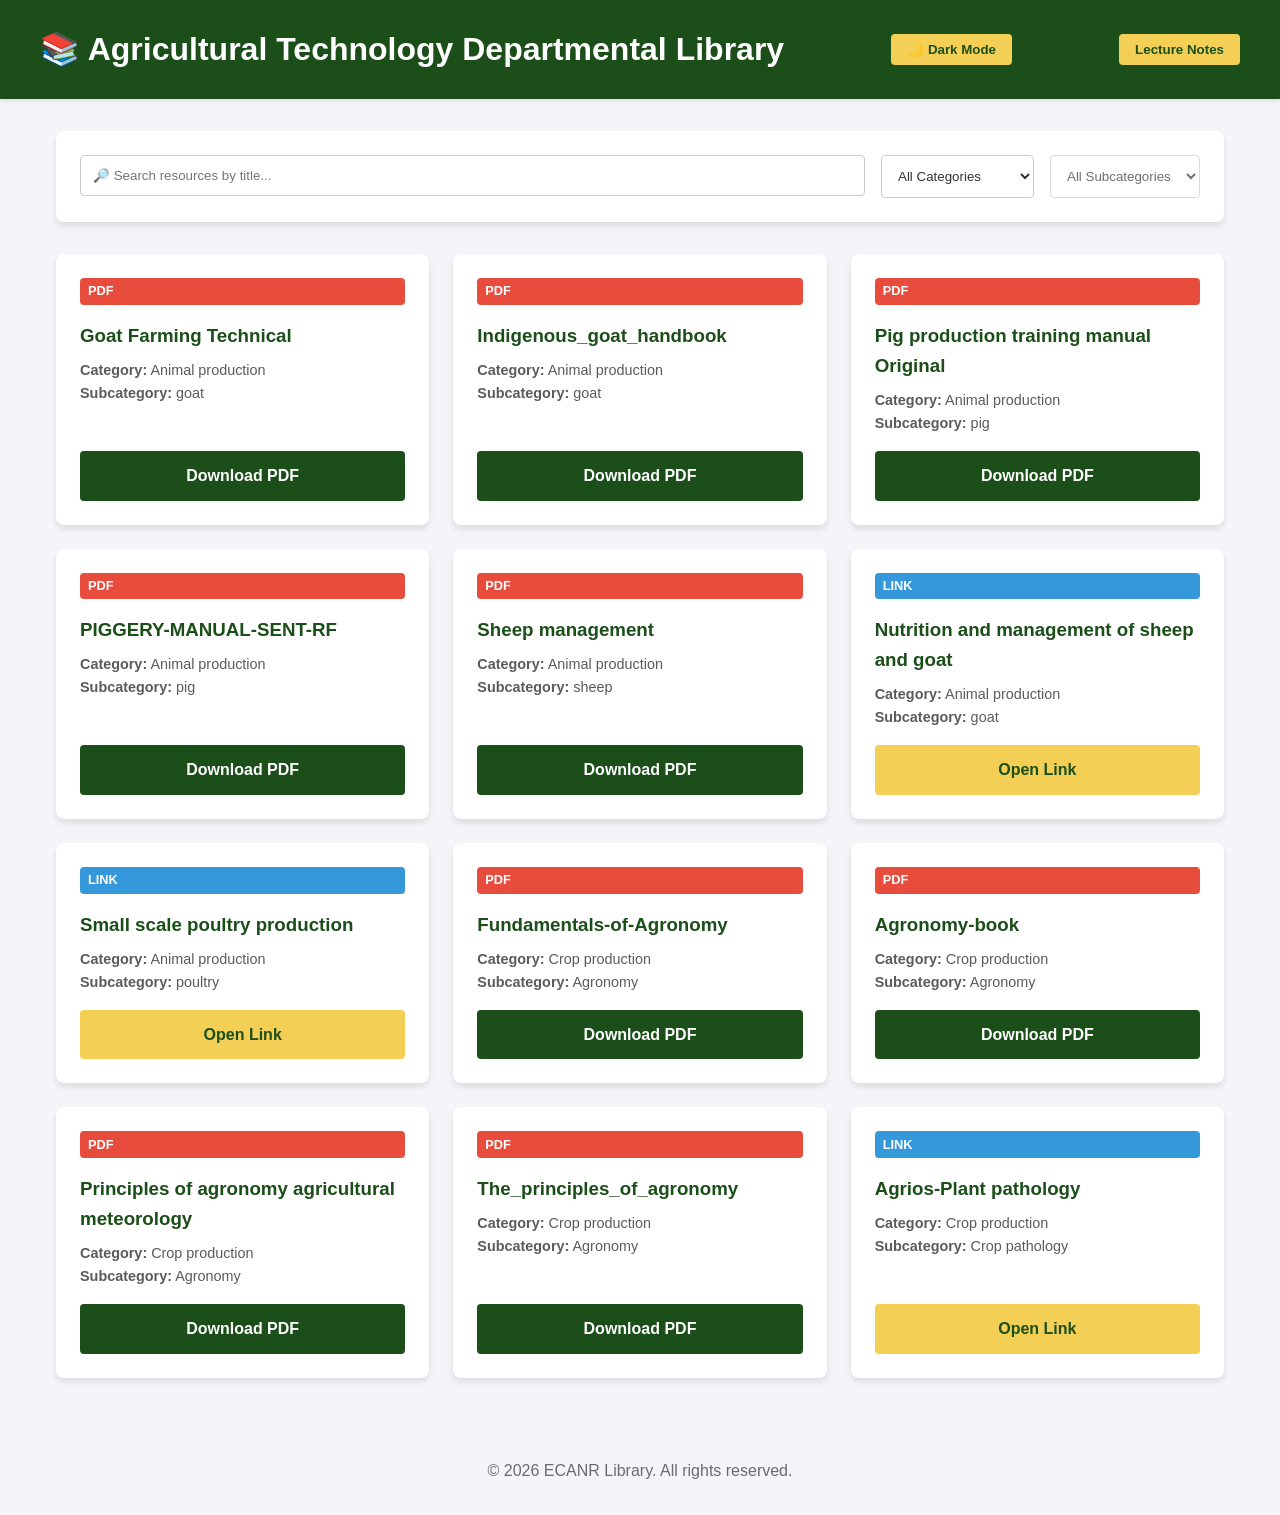
<file: index.html>
<!DOCTYPE html>
<html lang="en">
<head>
    <meta charset="UTF-8">
    <meta name="viewport" content="width=device-width, initial-scale=1.0">
    <title>ECANR Online Library (AGT)</title>
    <link rel="stylesheet" href="style.css"/>
</head>
<body>
    <header>
        <div class="header-content">
            <h1>📚 Agricultural Technology Departmental Library</h1>
            <button id="theme-toggle">🌙 Dark Mode</button>
            <a href = "courses.html"><button id="theme-toggle">Lecture Notes</button></a>
        </div>
    </header>

    <main>
        <section class="controls">
            <div class="search-container">
                <input type="text" id="search-input" placeholder="🔎 Search resources by title...">
            </div>
            <div class="filter-container">
                <select id="category-filter">
                    <option value="all">All Categories</option>
                </select>
                <select id="subcategory-filter" disabled>
                    <option value="all">All Subcategories</option>
                </select>
            </div>
        </section>

        <section id="resource-grid" class="resource-grid">
            <!-- Resources will be dynamically rendered here -->
        </section>
    </main>

    <footer>
        <p>&copy; <span id="newYear"></span> ECANR Library. All rights reserved.</p>
        
    </footer>

    <!-- Load resources data first -->
    <script src="resources.js"></script>
    <!-- Then load the main script -->
    <script src="script.js"></script>
</body>
</html>
</file>
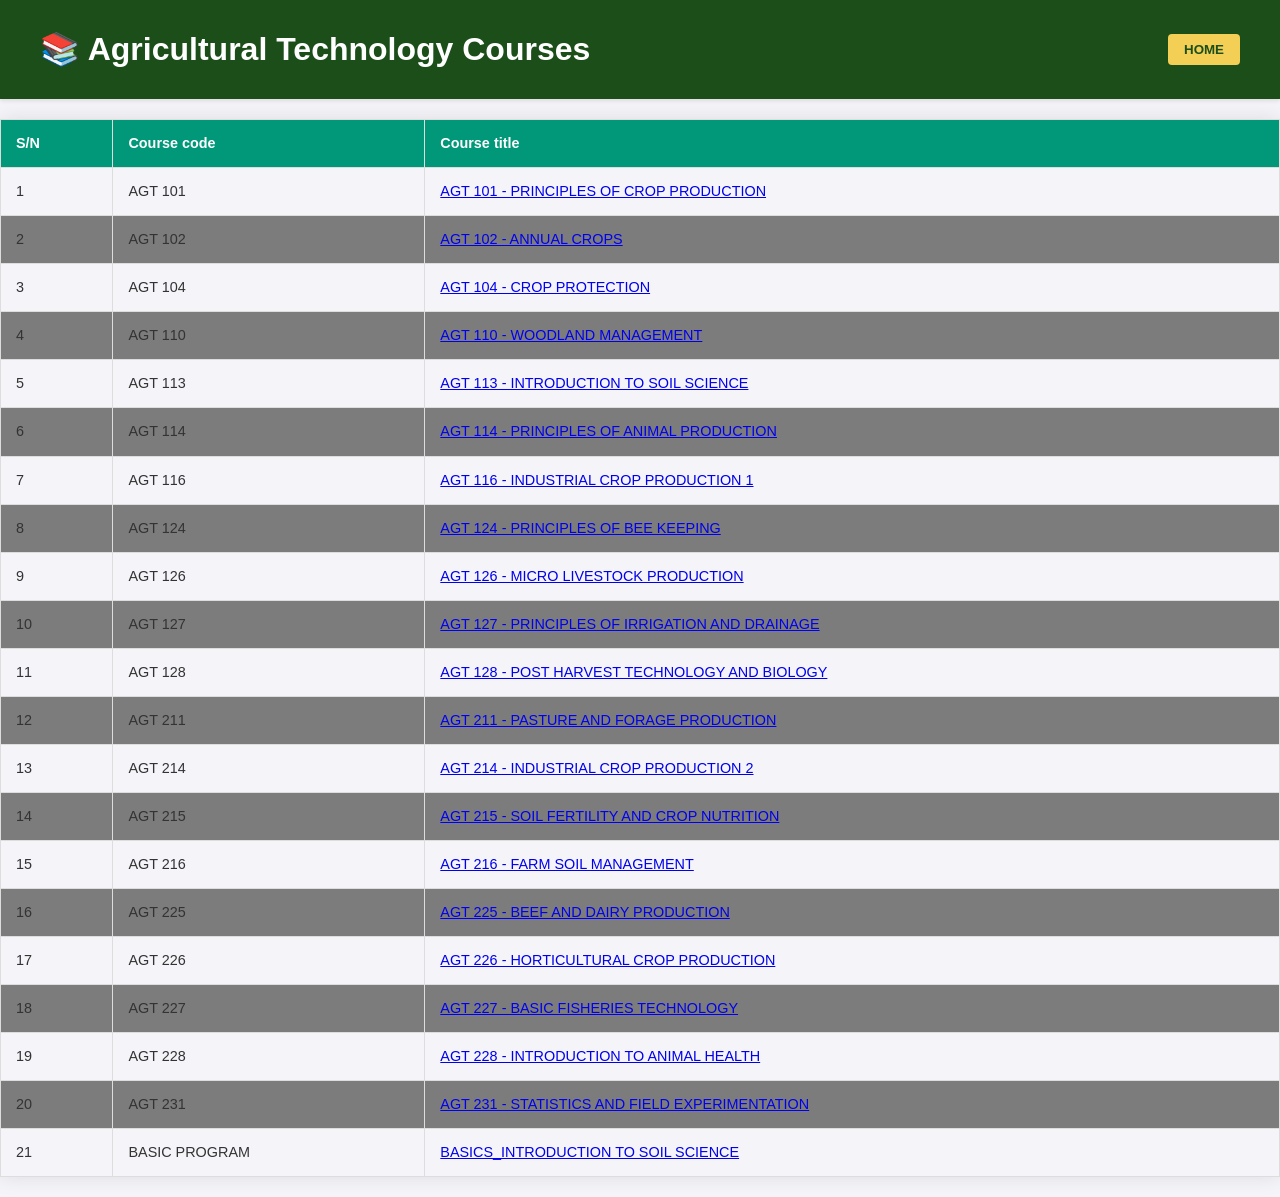
<file: courses.html>
<!DOCTYPE html>
<html lang="en">

<head>
    <meta charset="UTF-8">
    <meta name="viewport" content="width=device-width, initial-scale=1.0">
    <title>ECANR | AGT | COURSES</title>
    <link rel="stylesheet" href="style.css" />
</head>

<body>
    <header>
        <div class="header-content">
            <h1>📚 Agricultural Technology Courses</h1>
            <a href="index.html"><button id="home-button">HOME</button></a>
        </div>
    </header>

    <table>
        <thead>
            <th>S/N</th>
            <th>Course code</th>
            <th>Course title</th>
        </thead>
        <tbody id = "course-list">
           <!-- courses are loaded here -->
        </tbody>
    </table>

    
    <script src="courses.js"></script>
    <script src="script.js"></script>
</body>

</html>
</file>
<file: style.css>
:root {
  --primary: #1b4e19;
  --secondary: #f3cf56;
  --bg-color: #f4f4f9;
  --text-color: #333;
  --card-bg: #ffffff;
  --card-shadow: 0 4px 6px rgba(0, 0, 0, 0.1);
  --header-bg: #1b4e19;
  --header-text: #ffffff;
  --input-bg: #ffffff;
  --input-border: #ccc;
  --transition-speed: 0.3s;
}

[data-theme="dark"] {
  --bg-color: #121212;
  --text-color: #e0e0e0;
  --card-bg: #1e1e1e;
  --card-shadow: 0 4px 6px rgba(0, 0, 0, 0.5);
  --header-bg: #0d2b0d;
  --header-text: #f3cf56;
  --input-bg: #2c2c2c;
  --input-border: #444;
}

* {
  box-sizing: border-box;
  margin: 0;
  padding: 0;
}

body {
  font-family: 'Segoe UI', Tahoma, Geneva, Verdana, sans-serif;
  background-color: var(--bg-color);
  color: var(--text-color);
  line-height: 1.6;
  transition: background-color var(--transition-speed), color var(--transition-speed);
}

header {
  background-color: var(--header-bg);
  color: var(--header-text);
  padding: 1.5rem;
  text-align: center;
  position: sticky;
  top: 0;
  z-index: 1000;
  box-shadow: 0 2px 4px rgba(0, 0, 0, 0.1);
}

.header-content {
  max-width: 1200px;
  margin: 0 auto;
  display: flex;
  justify-content: space-between;
  align-items: center;
}

#theme-toggle, #home-button {
  background: var(--secondary);
  border: none;
  padding: 0.5rem 1rem;
  border-radius: 4px;
  cursor: pointer;
  font-weight: bold;
  color: var(--primary);
  transition: opacity 0.2s;
}

#theme-toggle:hover {
  opacity: 0.9;
}

main {
  max-width: 1200px;
  margin: 2rem auto;
  padding: 0 1rem;
}

.controls {
  display: flex;
  flex-wrap: wrap;
  gap: 1rem;
  margin-bottom: 2rem;
  background: var(--card-bg);
  padding: 1.5rem;
  border-radius: 8px;
  box-shadow: var(--card-shadow);
}

.search-container {
  flex: 1;
  min-width: 250px;
}

#search-input {
  width: 100%;
  padding: 0.75rem;
  border: 1px solid var(--input-border);
  border-radius: 4px;
  background-color: var(--input-bg);
  color: var(--text-color);
}

.filter-container {
  display: flex;
  gap: 1rem;
  flex-wrap: wrap;
}

select {
  padding: 0.75rem;
  border: 1px solid var(--input-border);
  border-radius: 4px;
  background-color: var(--input-bg);
  color: var(--text-color);
  min-width: 150px;
}

.resource-grid {
  display: grid;
  grid-template-columns: repeat(auto-fill, minmax(300px, 1fr));
  gap: 1.5rem;
}

.resource-card {
  background: var(--card-bg);
  padding: 1.5rem;
  border-radius: 8px;
  box-shadow: var(--card-shadow);
  display: flex;
  flex-direction: column;
  transition: transform 0.2s;
}

.resource-card:hover {
  transform: translateY(-5px);
}

.resource-card h3 {
  margin-bottom: 0.5rem;
  color: var(--primary);
}

[data-theme="dark"] .resource-card h3 {
  color: var(--secondary);
}

.resource-meta {
  font-size: 0.9rem;
  margin-bottom: 1rem;
  opacity: 0.8;
}

.resource-type {
  display: inline-block;
  padding: 0.2rem 0.5rem;
  border-radius: 4px;
  font-size: 0.8rem;
  font-weight: bold;
  margin-bottom: 1rem;
  text-transform: uppercase;
}

.type-pdf {
  background-color: #e74c3c;
  color: white;
}

.type-link {
  background-color: #3498db;
  color: white;
}

.btn {
  display: inline-block;
  padding: 0.75rem 1rem;
  background-color: var(--primary);
  color: white;
  text-decoration: none;
  border-radius: 4px;
  text-align: center;
  margin-top: auto;
  font-weight: bold;
  transition: background-color 0.2s;
}

.btn:hover {
  background-color: #2a7a27;
}

.btn-link {
  background-color: var(--secondary);
  color: var(--primary);
}

.btn-link:hover {
  background-color: #e5c14a;
}

footer {
  text-align: center;
  padding: 2rem;
  margin-top: 3rem;
  opacity: 0.7;
}



/* Course page */
/* General Table Styling */
table {
  width: 100%;
  border-collapse: collapse;
  margin: 20px 0;
  font-family: sans-serif;
  font-size: 0.9rem;
  box-shadow: 0 0 20px rgba(0, 0, 0, 0.1);
}

thead {
  background-color: #009879;
  color: #ffffff;
  text-align: left;
}

th, td {
  padding: 12px 15px;
  border: 1px solid #dddddd;
}

tbody tr:nth-of-type(even) {
  background-color: #7c7c7c;
}

/* Mobile Responsiveness (Stacked Layout) */
@media (max-width: 600px) {
  .header-content {
    flex-direction: column;
    gap: 1rem;
    font-size: 10px;
  }
  
  .controls {
    flex-direction: column;
  }
  
  .filter-container {
    width: 100%;
  }
  
  select {
    width: 100%;
  }

  /* Hide the headers entirely */
  thead {
    display: none;
  }

  /* Make each row look like a separate card */
  tr {
    display: block;
    margin-bottom: 1rem;
    border: 2px solid #009879;
  }

  td {
    display: block;
    text-align: right;
    font-size: 0.8rem;
    position: relative;
    padding-left: 50%; /* Make room for the labels */
  }

  /* Create labels for each cell using data-attributes or pseudo-elements */
  td::before {
    content: attr(data-label); /* Requires a small change to your JS */
    position: absolute;
    left: 10px;
    width: 45%;
    font-weight: bold;
    text-align: left;
  }
}
</file>
